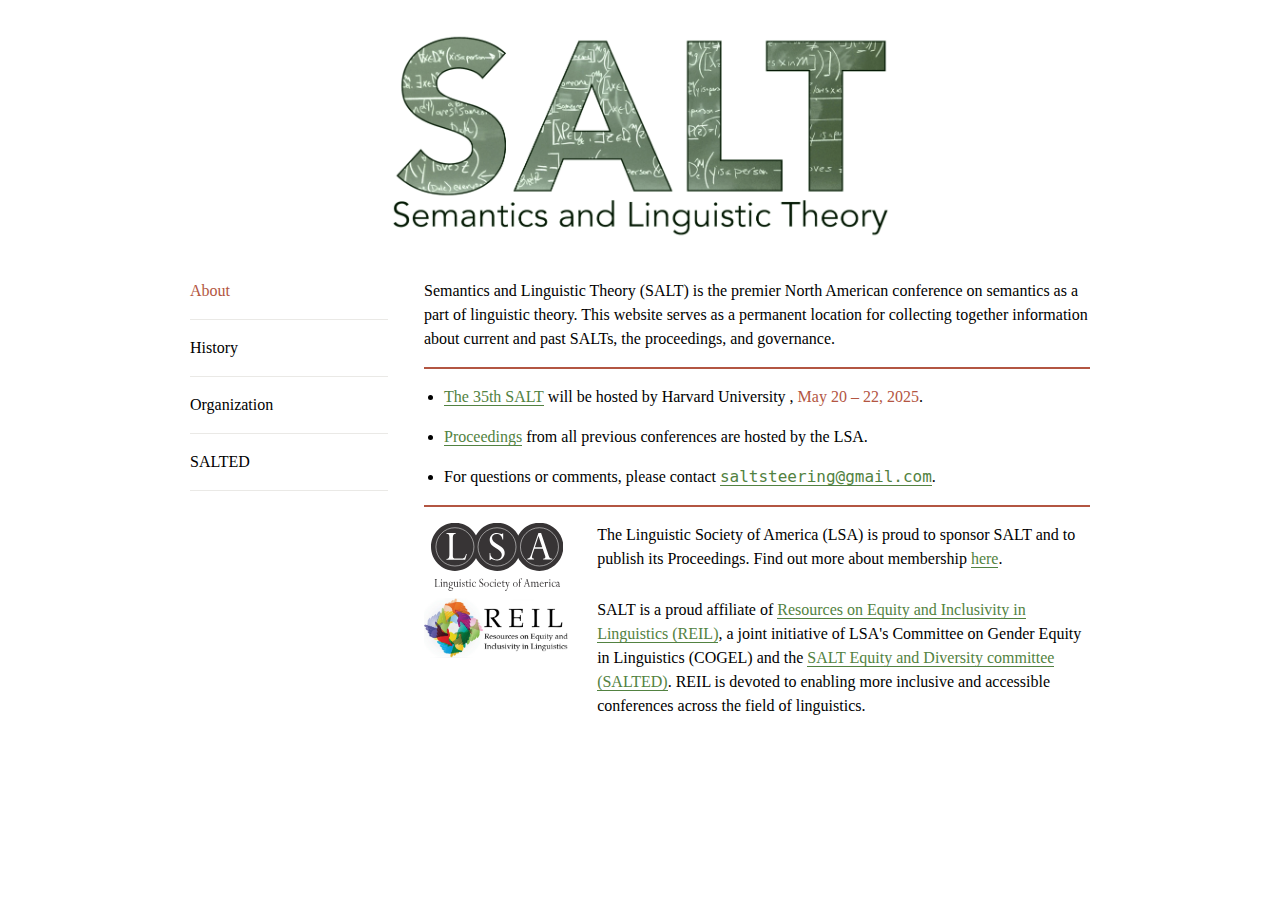
<file: index.html>
<!DOCTYPE html>
<html lang="en">
  <head>
    <meta name="viewport" content="width=device-width, initial-scale=1.0" charset="utf-8" />
    <title>SALT: Semantics and Linguistic Theory | home</title>             <!-- modify -->
    <meta name="description" content="Semantics and Linguistic Theory">     <!-- modify -->
    <meta property="og:title" content="SALT" />                             <!-- modify -->
    <meta property="og:url" content="https://saltconf.github.io/"           <!-- modify -->
    <meta property="og:description" content="SALT">                         <!-- modify -->
    <meta property="og:image" content="salt.jpg">                           <!-- modify -->
    <meta property="og:type" content="website" />
    <link rel="stylesheet" href="salt-site.css" type="text/css" media="screen" />
    <link href="https://fonts.googleapis.com/css?family=Lato|Open+Sans" rel="stylesheet">
  </head>
  <body>
    <div class="container" >
      <div class="row" >
        <div id="logo-div" >
          <a href="index.html" id="logo-link">
            <img src="SALT-green.png" id="logo" alt="SALT logo"/></a>   <!-- modify -->
          <br>
          <!--<div id="location-div" >
            <span id="location" >
              Cornell University        
            </span>
            <br>
            <span id="date" class="alert">
              August 17 &ndash; 20, 2020     
            </span>
          </div>-->
        </div>
        <div class="row" >
          <div id="nav" class="three columns" >
            <!-- modify these tabs with conference information -->
            <ul>
              <li>
                <a href="index.html" class="current">About</a>
              <li>
                <a href="history.html">History</a>
              </li>
              <li>
                <a href="organization.html">Organization</a>
              </li>
              <li>
                <a href="salted.html">SALTED</a>
              </li>
            </ul>
          </div>
          <div id="content" class="nine columns" >
            <p>
              Semantics and Linguistic Theory (SALT) is the premier North American conference
              on semantics as a part of linguistic theory. This website serves as a permanent
              location for collecting together information about current and past SALTs, the
              proceedings, and governance.
            </p>

            <hr>

            <ul>
              <li>
              <p>
              <a href="https://saltconf.github.io/salt34/">The 35th SALT</a> will be hosted by Harvard University
                , <span class="alert">May 20 &ndash; 22, 2025</span>.
              </p>
              </li>
              <li>
                <a href="https://journals.linguisticsociety.org/proceedings/index.php/SALT/issue/archive">Proceedings</a>
                from all previous conferences are hosted by the LSA.
              </li>

              <li>
              <p>
                For questions or comments, please contact
                <a href="mailto:saltsteering@gmail.com">
                  <span style="font-family: monospace">saltsteering@gmail.com</span></a>.
              </p>
              </li>
            </ul>


            <hr>

            <div id="sponsors">
            <div class="row">
            <div class="three columns" style="text-align: center;">
            <img id="lsa-logo" alt="LSA" src="lsa-logo.svg"/>
            </div>
            <div class="nine columns">
            <p>
              The Linguistic Society of America (LSA) is proud to sponsor SALT
              and to publish its Proceedings. Find out more about
              membership <a href="https://www.linguisticsociety.org/join">here</a>.
            </p>
            </div>
            </div>
            
            <div class="row">
            <div class="three columns" style="text-align: center;">
            <img id="REIL" alt="REIL" src="reil.jpg" width="150"/>
            </div>
            <div class="nine columns" >
            <p style="margin-block-start: 0px;">
              SALT is a proud affiliate
              of <a href="https://genderinlinguistics.com/reil">Resources on
              Equity and Inclusivity in Linguistics (REIL)</a>, a joint
              initiative of LSA's Committee on Gender Equity in Linguistics
              (COGEL) and the <a href="salted.html">SALT Equity and Diversity
              committee (SALTED)</a>. REIL is devoted to enabling more inclusive
              and accessible conferences across the field of linguistics.
            </p>
            </div>
            </div>
            </div>
          </div>
        </div>
      </div>
    </div>
  </body>
</html>
</file>
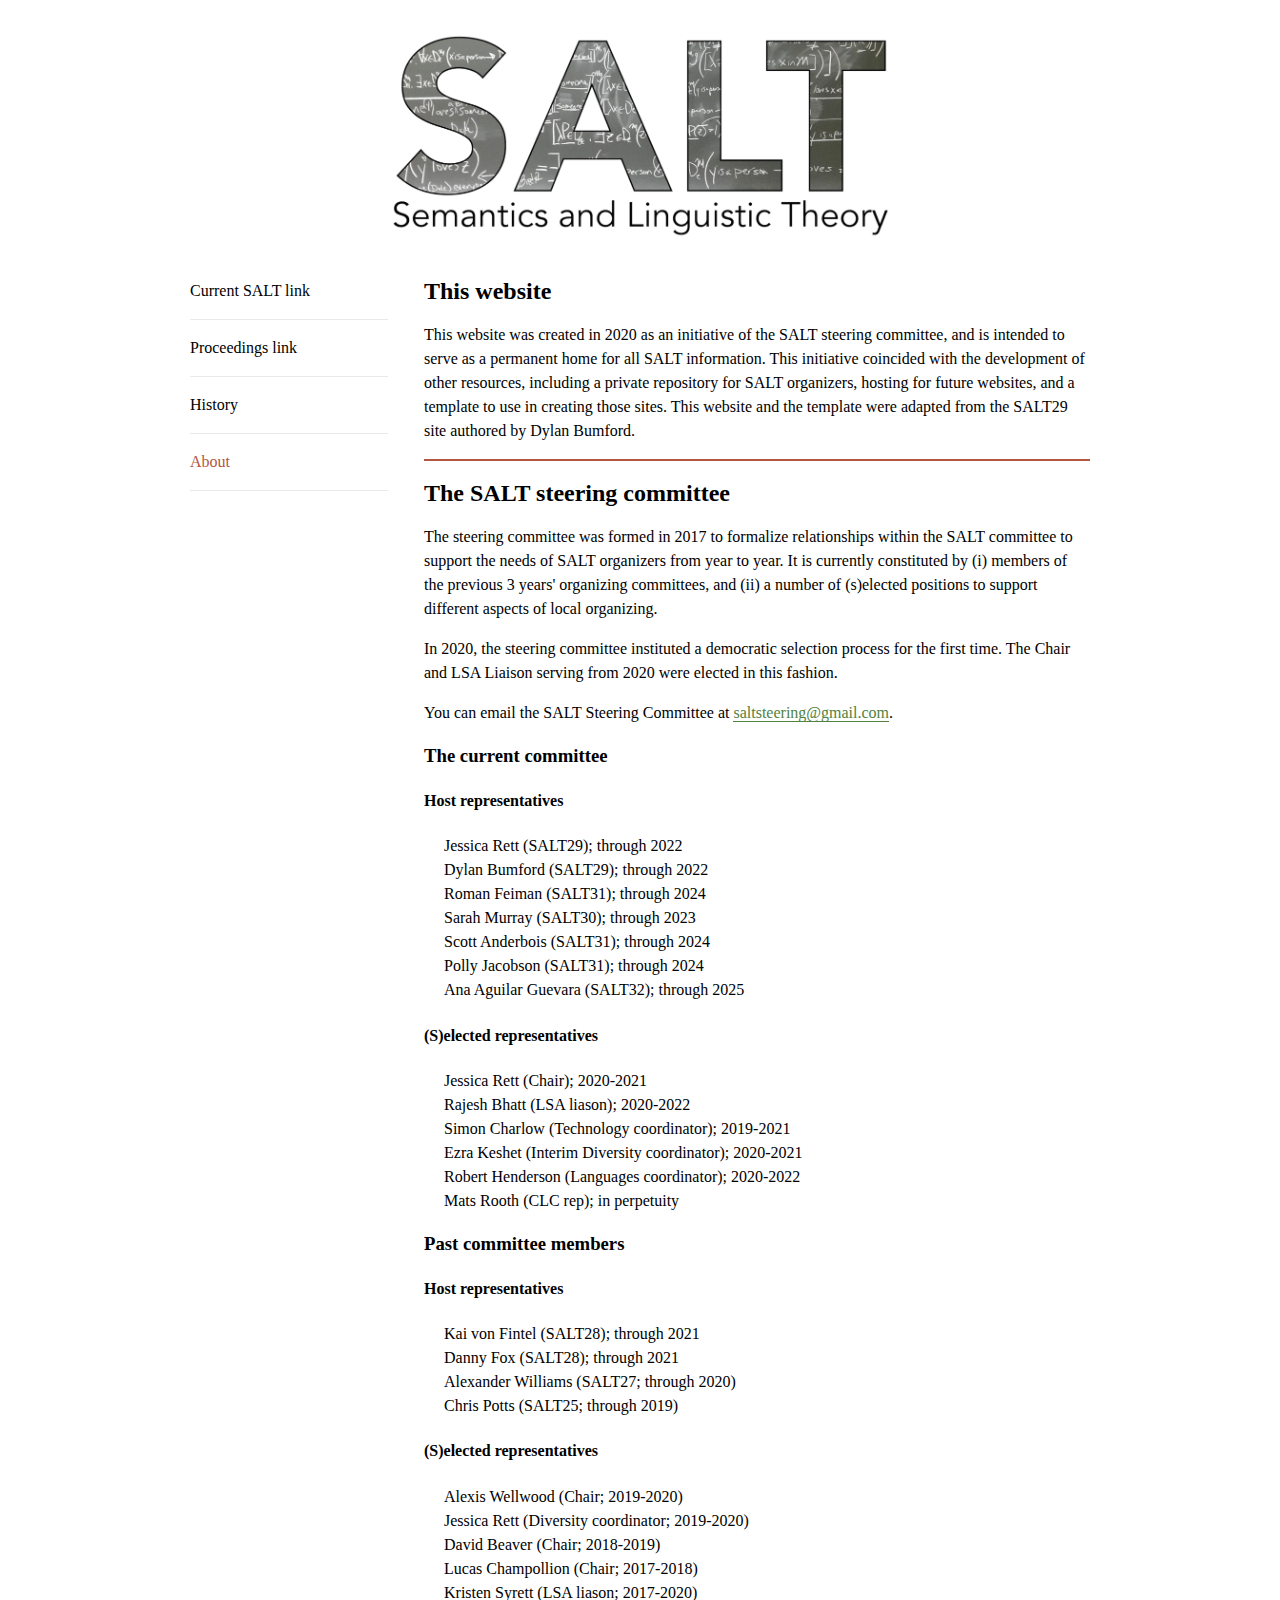
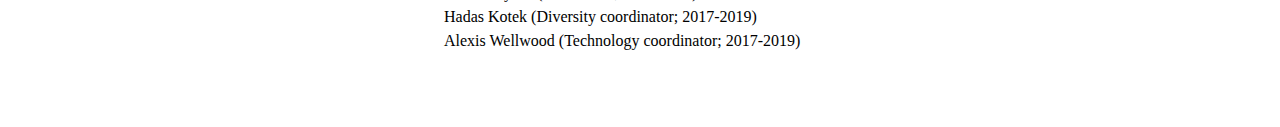
<file: about.html>
<!DOCTYPE html>
<html lang="en">
<head>
  <meta name="viewport" content="width=device-width, initial-scale=1.0" />
  <title>SALT | about</title>                                               <!-- modify -->
  <link rel="stylesheet" href="salt-site.css" type="text/css" media="screen" />
</head>
  <body>
    <div class="container" >
      <div class="row" >
        <div id="logo-div" >
          <a href="index.html" id="logo-link"><img src="SALT.png" id="logo" alt="SALT logo"/></a>      <!-- modify -->
          <br>
          <!--<div id="location-div" >
            <span id="location" >
              Cornell University        
            </span>
            <br>
            <span id="date" class="alert">
              August 17 &ndash; 20, 2020     
            </span>
          </div>-->
        </div>
        <div class="row" >
          <div id="nav" class="three columns" >             <!-- modify section, if you'd like different sections -->
            <ul>
              <li>
                <a href="https://saltconf.github.io/salt32">Current SALT link</a>
              </li>
              <li>
                <a href="https://journals.linguisticsociety.org/proceedings/index.php/SALT/issue/archive">Proceedings link</a>
              </li>
              <li>
                <a href="history.html">History</a>
              </li>
              <li>
                <a href="about.html" class="current">About</a>
              </li>
            </ul>
          </div>
          <div id="content" class="nine columns" >
          <h2>This website</h2>
            <p>
            This website was created in 2020 as an initiative of the SALT steering committee, and is intended to serve as a permanent home for all SALT information. This initiative coincided with
            the development of other resources, including a private repository for 
            SALT organizers, hosting for future websites, and a template to use in creating those sites. 
            
            This website and the template were adapted from the 
            SALT29 site authored by Dylan Bumford. 
            </p>
            <hr>
            <h2>The SALT steering committee</h2>

            <p>The steering committee was formed in 2017 to formalize relationships within the SALT committee to support the needs of SALT organizers from year to year. It is currently constituted by (i) members of the previous 3 years' organizing committees, and (ii) a number of (s)elected positions to support different aspects of local organizing. </p>

            <p>In 2020, the steering committee instituted a democratic selection process for the first time. The Chair and LSA Liaison serving from 2020 were elected in this fashion.</p>
            
            <p>You can email the SALT Steering Committee at <a href="mailto:saltsteering@gmail.com">saltsteering@gmail.com</a>.

            <h3>The current committee</h3>

              <h4>Host representatives</h4>
                <ul style="list-style:none;">
                  <li><b>Jessica Rett</b> (SALT29); through 2022</li>
                  <li><b>Dylan Bumford</b> (SALT29); through 2022</li>
                  <li><b>Roman Feiman</b> (SALT31); through 2024</li>
                  <li><b>Sarah Murray</b> (SALT30); through 2023</li>
                  <li><b>Scott Anderbois</b> (SALT31); through 2024</li>
                  <li><b>Polly Jacobson</b> (SALT31); through 2024</li>
                  <li><b>Ana Aguilar Guevara</b> (SALT32); through 2025</li>
                </ul>

              <h4>(S)elected representatives</h4>
                <ul style="list-style:none;">
                  <li><b>Jessica Rett</b> (Chair); 2020-2021</li>
                  <li><b>Rajesh Bhatt</b> (LSA liason); 2020-2022</li>
                  <li><b>Simon Charlow</b> (Technology coordinator); 2019-2021</li>
                  <li><b>Ezra Keshet</b> (Interim Diversity coordinator); 2020-2021</li>
                  <li><b>Robert Henderson</b> (Languages coordinator); 2020-2022</li>
                  <li><b>Mats Rooth</b> (CLC rep); in perpetuity</li>
                </ul>

            <h3>Past committee members</h3>


              <h4>Host representatives</h4>
                <ul style="list-style:none;">
                  <li><b>Kai von Fintel</b> (SALT28); through 2021</li>
                  <li><b>Danny Fox</b> (SALT28); through 2021</li>
                  <li><b>Alexander Williams</b> (SALT27; through 2020)</li>
                  <li><b>Chris Potts</b> (SALT25; through 2019)</li>
                </ul>

              <h4>(S)elected representatives</h4>
                <ul style="list-style:none;">
                  <li><b>Alexis Wellwood</b> (Chair; 2019-2020)</li>
                  <li><b>Jessica Rett</b> (Diversity coordinator; 2019-2020)</li>
                  <li><b>David Beaver</b> (Chair; 2018-2019)</li>
                  <li><b>Lucas Champollion</b> (Chair; 2017-2018)</li>
                  <li><b>Kristen Syrett</b> (LSA liason; 2017-2020)</li>
                  <li><b>Hadas Kotek</b> (Diversity coordinator; 2017-2019)</li>
                  <li><b>Alexis Wellwood</b> (Technology coordinator; 2017-2019)</li>
                </ul>

          </div>
        </div>
      </div>
    </div>
  </body>
</html>
</file>
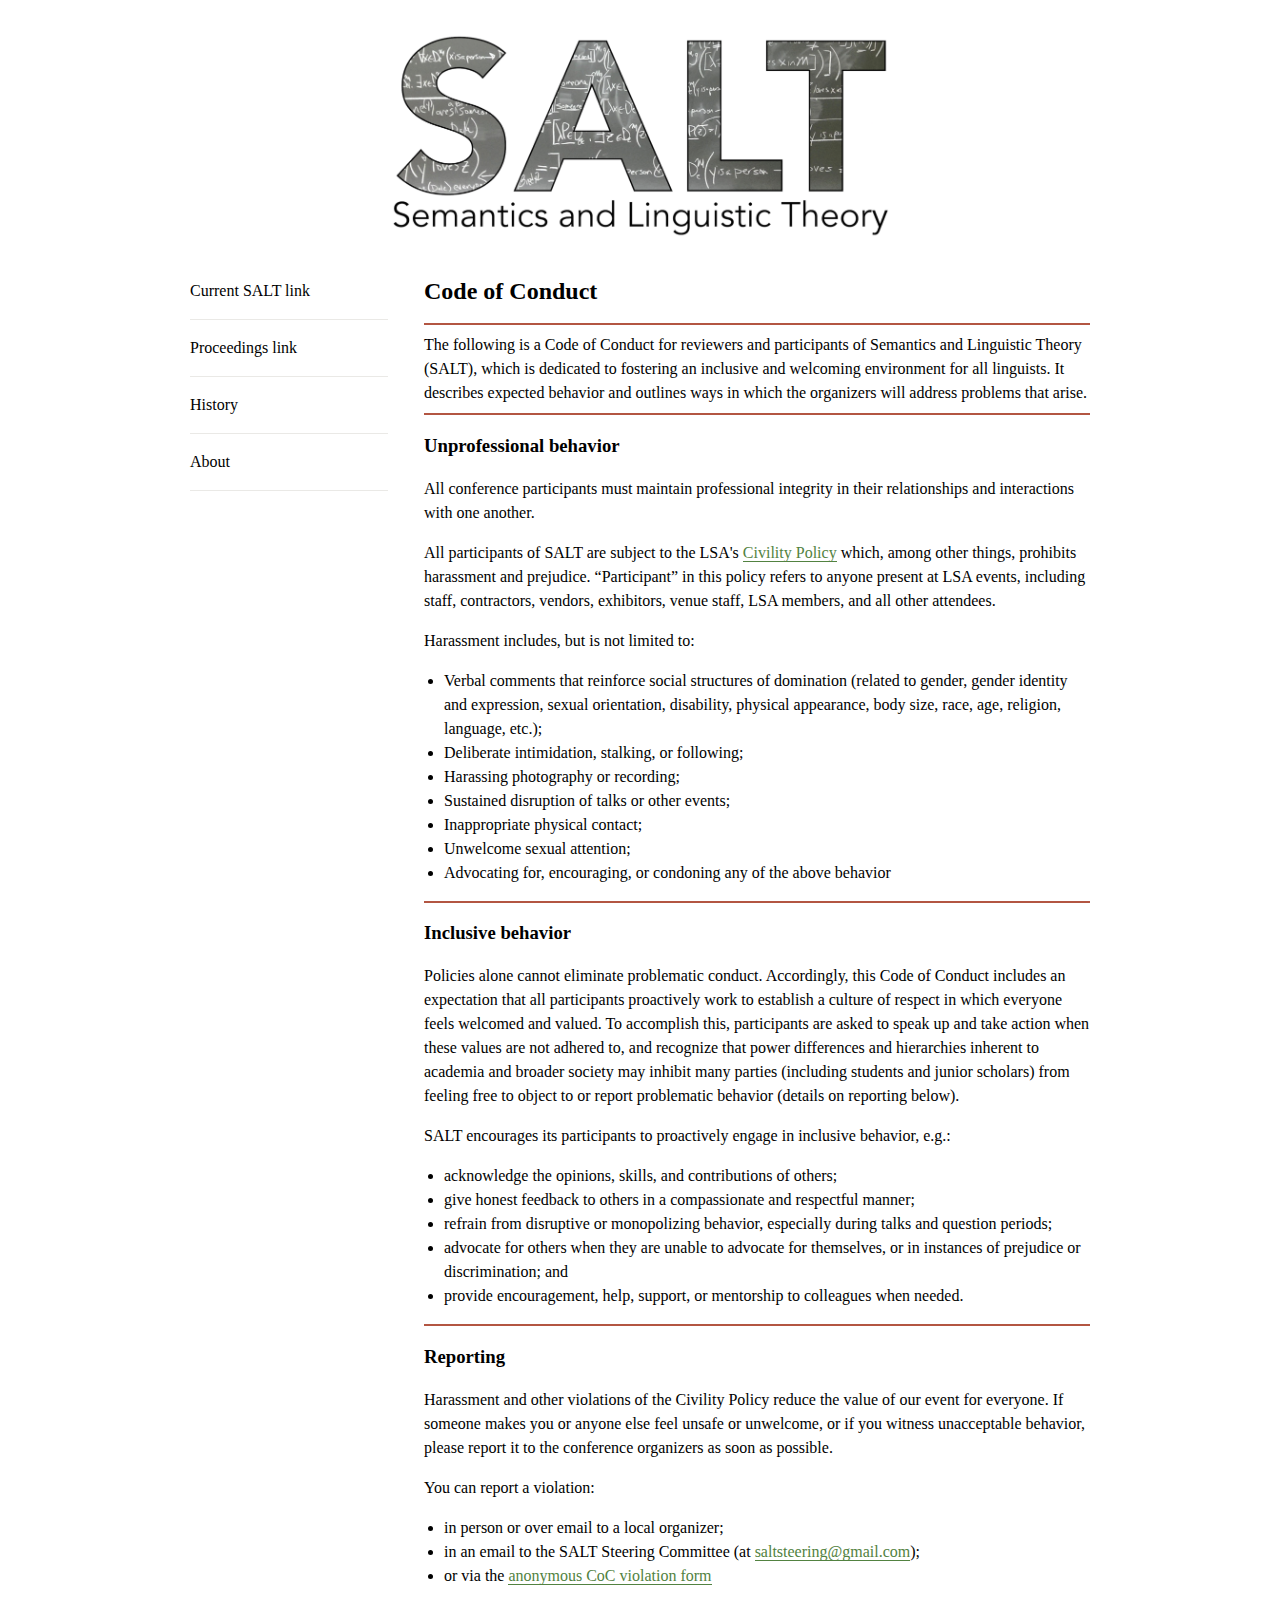
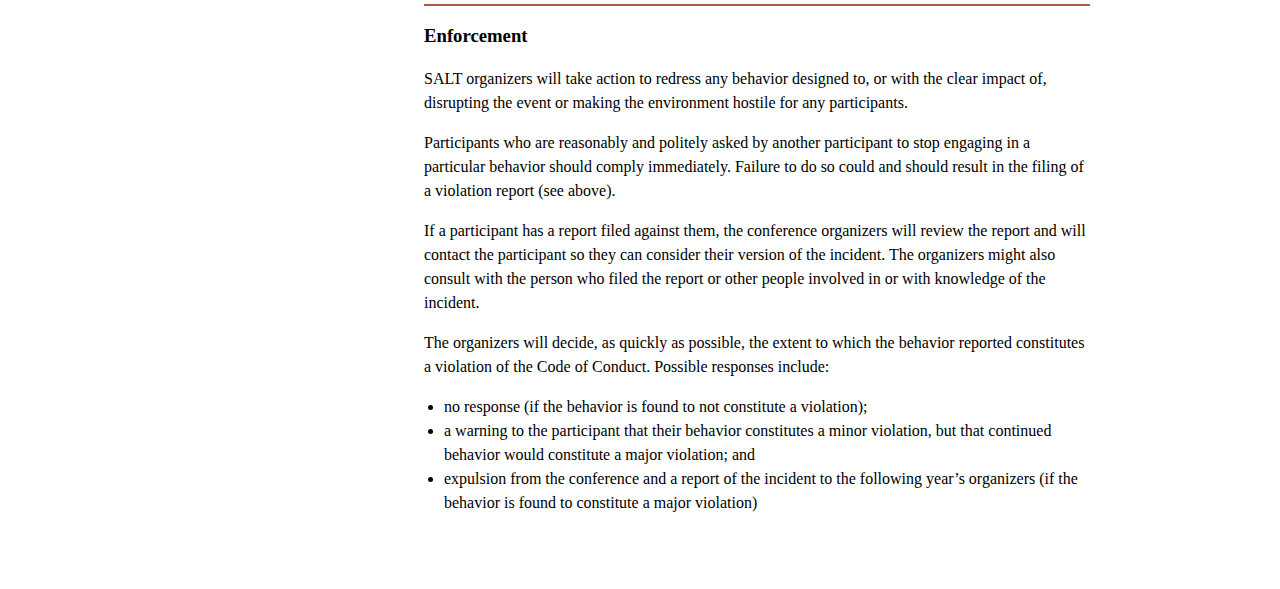
<file: conduct.html>
<!DOCTYPE html>
<html lang="en">
<head>
  <meta name="viewport" content="width=device-width, initial-scale=1.0" />
  <title>SALT | code of conduct</title>                                               <!-- modify -->
  <link rel="stylesheet" href="salt-site.css" type="text/css" media="screen" />
</head>
  <body>
    <div class="container" >
      <div class="row" >
        <div id="logo-div" >
          <a href="index.html" id="logo-link"><img src="SALT.png" id="logo" alt="SALT logo"/></a>      <!-- modify -->
          <br>
          <!--<div id="location-div" >
            <span id="location" >
              Cornell University        
            </span>
            <br>
            <span id="date" class="alert">
              August 17 &ndash; 20, 2020     
            </span>
          </div>-->
        </div>
        <div class="row" >
          <div id="nav" class="three columns" >             <!-- modify section, if you'd like different sections -->
            <ul>
              <li>
                <a href="https://saltconf.github.io/salt30/index.html">Current SALT link</a>
              </li>
              <li>
                <a href="https://journals.linguisticsociety.org/proceedings/index.php/SALT/issue/archive">Proceedings link</a>
              </li>
              <li>
                <a href="history.html">History</a>
              </li>
              <li>
                <a href="about.html">About</a>
              </li>
            </ul>
          </div>
          <div id="content" class="nine columns" >
            <h2>Code of Conduct</h2>

            <hr>
            
            The following is a Code of Conduct for reviewers and participants of Semantics and Linguistic Theory (SALT), which is dedicated to fostering an inclusive and welcoming environment for all linguists. It describes expected behavior and outlines ways in which the organizers will address problems that arise.

            <hr>
            
            <h3>Unprofessional behavior</h3>

            <p>All conference participants must maintain professional integrity in their relationships and interactions with one another. </p>

            <p>All participants of SALT are subject to the LSA's <a href="https://www.linguisticsociety.org/content/lsa-civility-policy">Civility Policy</a> which, among other things, prohibits harassment and prejudice.  “Participant” in this policy refers to anyone present at LSA events, including staff, contractors, vendors, exhibitors, venue staff, LSA members, and all other attendees.</p>
            
            <p>Harassment includes, but is not limited to:</p>
              <ul>
                <li>Verbal comments that reinforce social structures of domination (related to gender, gender identity and expression, sexual orientation, disability, physical appearance, body size, race, age, religion, language, etc.);</li>
                <li>Deliberate intimidation, stalking, or following;</li>
                <li>Harassing photography or recording;</li> 
                <li>Sustained disruption of talks or other events;</li>
                <li>Inappropriate physical contact;</li>
                <li>Unwelcome sexual attention;</li>
                <li>Advocating for, encouraging, or condoning any of the above behavior</li>
            </ul>
            <hr>

            <h3>Inclusive behavior</h3>
            
            <p>Policies alone cannot eliminate problematic conduct. Accordingly, this Code of Conduct includes an expectation that all participants proactively work to establish a culture of respect in which everyone feels welcomed and valued. To accomplish this, participants are asked to speak up and take action when these values are not adhered to, and recognize that power differences and hierarchies inherent to academia and broader society may inhibit many parties (including students and junior scholars) from feeling free to object to or report problematic behavior (details on reporting below). </p>

            <p>SALT encourages its participants to proactively engage in inclusive behavior, e.g.:
              <ul>
                <li>acknowledge the opinions, skills, and contributions of others;</li>
                <li>give honest feedback to others in a compassionate and respectful manner;</li>
                <li>refrain from disruptive or monopolizing behavior, especially during talks and question periods;</li>
                <li>advocate for others when they are unable to advocate for themselves, or in instances of prejudice or discrimination; and</li>
                <li>provide encouragement, help, support, or mentorship to colleagues when needed.</li>
            </ul>
                </p>
            <hr>
            
            <h3>Reporting</h3>

            <p>Harassment and other violations of the Civility Policy reduce the value of our event for everyone. If someone makes you or anyone else feel unsafe or unwelcome, or if you witness unacceptable behavior, please report it to the conference organizers as soon as possible. </p>
        
            <p>You can report a violation: 
              <ul>
                <li>in person or over email to a local organizer; </li>
                <li>in an email to the SALT Steering Committee (at <a href="mailto:saltsteering@gmail.com">saltsteering@gmail.com</a>);</li>
                <li>or via the <a href="https://docs.google.com/forms/d/e/1FAIpQLSco4AZiQir_pkHuwQX_LEIrBkMmq_K778UJds9RG2m9pqEWpQ/viewform">anonymous CoC violation form</a></li>
          </ul>
                </p>
            
            <hr>

            <h3>Enforcement</h3>

            <p>SALT organizers will take action to redress any behavior designed to, or with the clear impact of, disrupting the event or making the environment hostile for any participants.</p>

            <p>Participants who are reasonably and politely asked by another participant to stop engaging in a particular behavior should comply immediately. Failure to do so could and should result in the filing of a violation report (see above).</p>

            <p>If a participant has a report filed against them, the conference organizers will review the report and will contact the participant so they can consider their version of the incident. The organizers might also consult with the person who filed the report or other people involved in or with knowledge of the incident. </p>

            <p>The organizers will decide, as quickly as possible, the extent to which the behavior reported constitutes a violation of the Code of Conduct. Possible responses include: 
             <ul>
               <li>no response (if the behavior is found to not constitute a violation); </li>
               <li>a warning to the participant that their behavior constitutes a minor violation, but that continued behavior would constitute a major violation; and</li>
               <li>expulsion from the conference and a report of the incident to the following year’s organizers (if the behavior is found to constitute a major violation)</li>
        </ul>
               </p>

          </div>
        </div>
      </div>
    </div>
  </body>
</html>
</file>
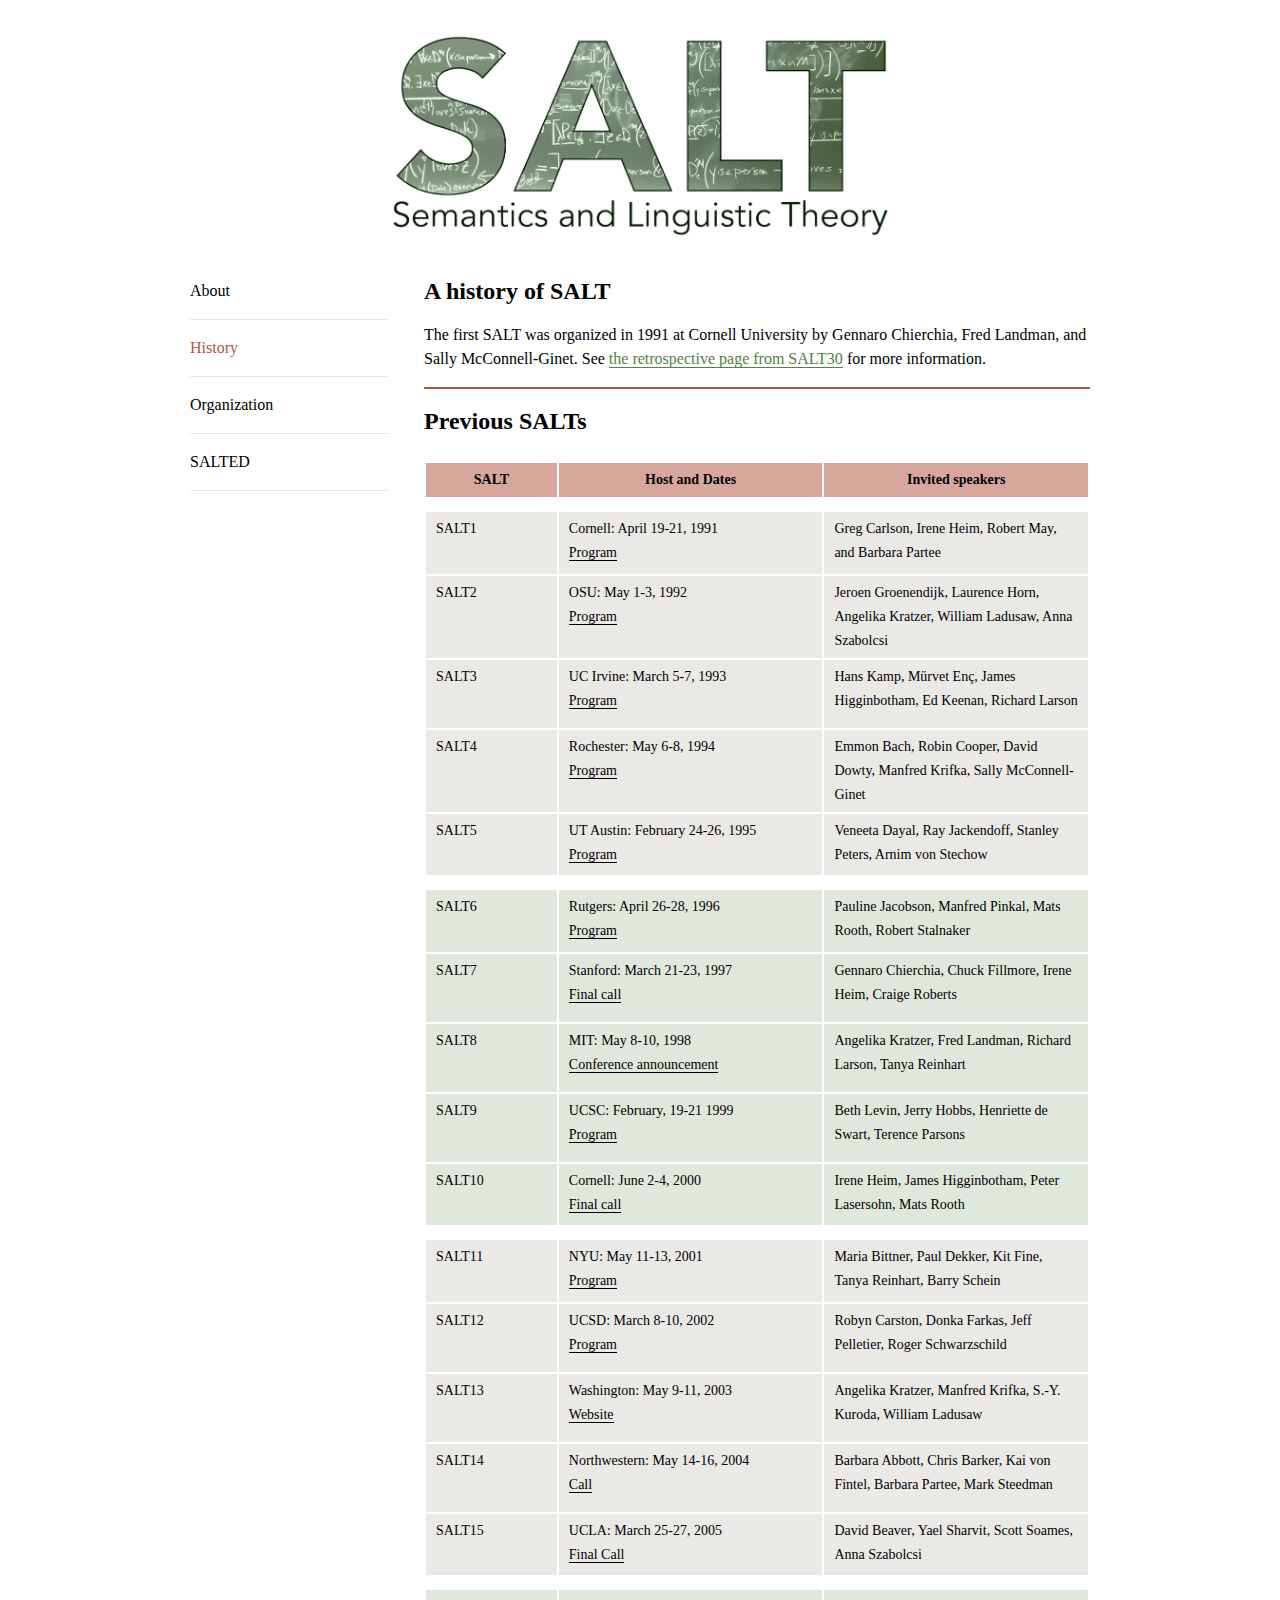
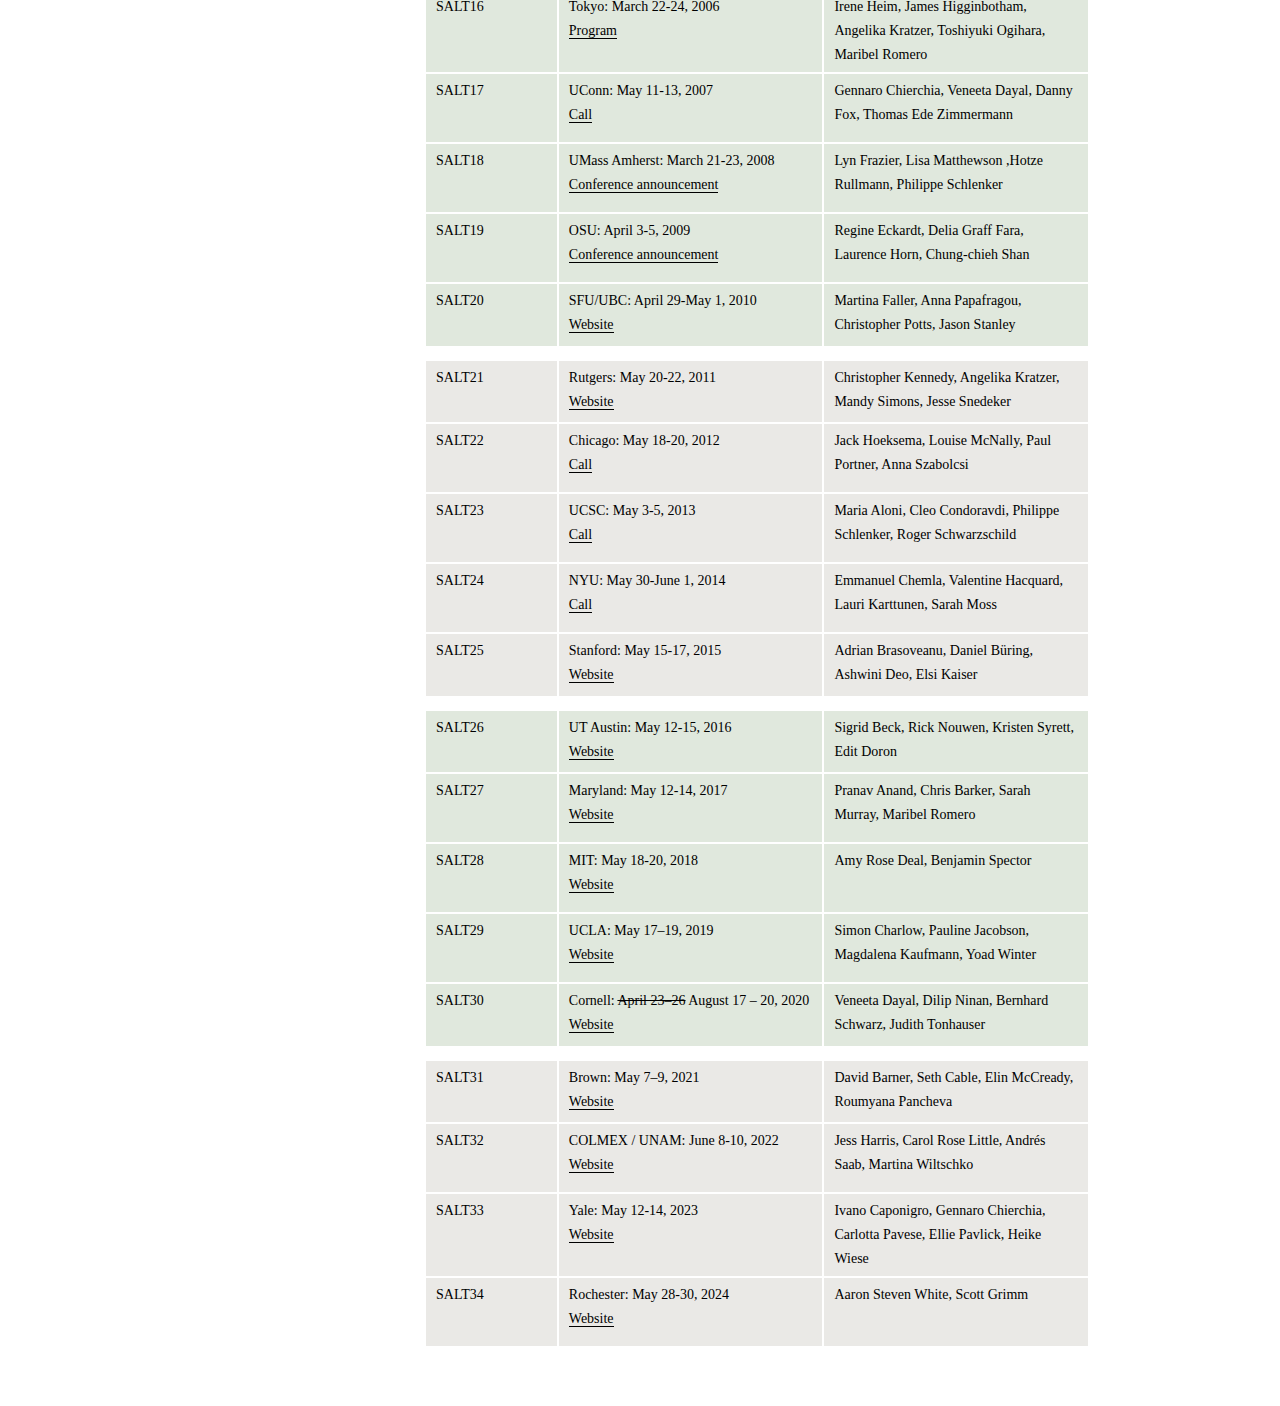
<file: history.html>
<!DOCTYPE html>
<html lang="en">
<head>
  <meta name="viewport" content="width=device-width, initial-scale=1.0" />
  <title>SALT | history of SALT</title>                                   <!-- modify -->
  <link rel="stylesheet" href="salt-site.css" type="text/css" media="screen" />
</head>
  <body>
    <div class="container" >
      <div id="logo-div" >
        <a href="index.html" id="logo-link">
          <img src="SALT-green.png" id="logo" alt="SALT logo"/></a>   <!-- modify -->
        <br>
        <!--<div id="location-div" >
          <span id="location" >
            Cornell University
          </span>
          <br>
          <span id="date" class="alert">
            August 17 &ndash; 20, 2020
          </span>
        </div>-->
      </div>
        <div class="row" >
          <div id="nav" class="three columns" >
            <!-- modify these tabs with conference information -->
            <ul>
              <li>
                <a href="index.html">About</a>
              <li>
                <a href="history.html" class="current">History</a>
              </li>
              <li>
                <a href="organization.html">Organization</a>
              </li>
              <li>
                <a href="salted.html">SALTED</a>
              </li>
            </ul>
          </div>
          <div id="content" class="nine columns" >
          <h2>A history of SALT</h2> 
            <p>
              The first SALT was organized in 1991 at Cornell University by 
              Gennaro Chierchia, Fred Landman, and Sally McConnell-Ginet. See
              <a href="https://saltconf.github.io/salt30/retrospective.html">the 
              retrospective page from SALT30</a> for more information. 
            </p>
          <hr>
          <style>
            .program tr:nth-child(5n+1) td {border-bottom-width: 15px;}
            .program tr:nth-child(10n+1):not(:first-child),
            .program tr:nth-child(10n  ),
            .program tr:nth-child(10n-1),
            .program tr:nth-child(10n-2),
            .program tr:nth-child(10n-3)
            {background-color: var(--accent-table-color);}
          </style>
          <h2>Previous SALTs</h2>
            <table class="program">
              <tbody>
                <tr class="invitedChairinfo">
                  <td class="time">SALT</td>
                  <td class="title">Host and Dates</td>
                  <td class="authors">Invited speakers</td>
                </tr>
                <tr class="poster">
                  <td class="time">SALT1</td>
                  <td class="title">Cornell: April 19-21, 1991<br> 
                  <a href="https://saltconf.github.io/salt30/retrospective.html#program">Program</a></td>
                  <td class="authors">Greg Carlson, Irene Heim, Robert May, and Barbara Partee</td>
                </tr>	
                <tr class="poster">
                  <td class="time">SALT2</td>
                  <td class="title">OSU: May 1-3, 1992<br> 
                  <a href="https://linguistlist.org/issues/2/2-800.html">Program</a></td>
                  <td class="authors">Jeroen Groenendijk, Laurence Horn, Angelika Kratzer, William Ladusaw, Anna Szabolcsi</td>
                </tr>	
                <tr class="poster">
                  <td class="time">SALT3</td>
                  <td class="title">UC Irvine: March 5-7, 1993<br> 
                  <a href="https://linguistlist.org/issues/4/4-92.html#5">Program</a></td>
                  <td class="authors">Hans Kamp, Mürvet Enç, James Higginbotham, Ed Keenan, Richard Larson</td>
                </tr>	
                <tr class="poster">
                  <td class="time">SALT4</td>
                  <td class="title">Rochester: May 6-8, 1994<br> 
                  <a href="https://linguistlist.org/issues/4/4-1029.html#1">Program</a></td>
                  <td class="authors">Emmon Bach, Robin Cooper, David Dowty, Manfred Krifka, Sally McConnell-Ginet</td>
                </tr>	
                <tr class="poster">
                  <td class="time">SALT5</td>
                  <td class="title">UT Austin: February 24-26, 1995<br> 
                  <a href="https://linguistlist.org/issues/6/6-129.html#1">Program</a></td>
                  <td class="authors">Veneeta Dayal, Ray Jackendoff, Stanley Peters, Arnim von Stechow</td>
                </tr>
                <tr class="poster">
                  <td class="time">SALT6</td>
                  <td class="title">Rutgers: April 26-28, 1996<br> 
                  <a href="https://linguistlist.org/issues/7/7-195.html#2">Program</a></td>
                  <td class="authors">Pauline Jacobson, Manfred Pinkal, Mats Rooth, Robert Stalnaker</td>
                </tr>	
                <tr class="poster">
                  <td class="time">SALT7</td>
                  <td class="title">Stanford: March 21-23, 1997<br> 
                  <a href="https://linguistlist.org/issues/7/7-1606.html">Final call</a></td>
                  <td class="authors">Gennaro Chierchia, Chuck Fillmore, Irene Heim, Craige Roberts</td>
                </tr>	
                <tr class="poster">
                  <td class="time">SALT8</td>
                  <td class="title">MIT: May 8-10, 1998<br> 
                  <a href="https://linguistlist.org/issues/9/9-587.html">Conference announcement</a></td>
                  <td class="authors">Angelika Kratzer, Fred Landman, Richard Larson, Tanya Reinhart</td>
                </tr>	
                <tr class="poster">
                  <td class="time">SALT9</td>
                  <td class="title">UCSC: February, 19-21 1999<br> 
                  <a href="https://linguistlist.org/issues/9/9-1814.html">Program</a></td>
                  <td class="authors">Beth Levin, Jerry Hobbs, Henriette de Swart, Terence Parsons</td>
                </tr>	
                <tr class="poster">
                  <td class="time">SALT10</td>
                  <td class="title">Cornell: June 2-4, 2000<br> 
                  <a href="https://linguistlist.org/issues/10/10-1961.html#1">Final call</a></td>
                  <td class="authors">Irene Heim, James Higginbotham, Peter Lasersohn, Mats Rooth</td>
                </tr>	
                <tr class="poster">
                  <td class="time">SALT11</td>
                  <td class="title">NYU: May 11-13, 2001<br> 
                  <a href="https://linguistlist.org/issues/12/12-672.html#1">Program</a></td>
                  <td class="authors">Maria Bittner, Paul Dekker, Kit Fine, Tanya Reinhart, Barry Schein</td>
                </tr>	
                <tr class="poster">
                  <td class="time">SALT12</td>
                  <td class="title">UCSD: March 8-10, 2002<br> 
                  <a href="https://linguistlist.org/issues/13/13-135.html">Program</a></td>
                  <td class="authors">Robyn Carston, Donka Farkas, Jeff Pelletier, Roger Schwarzschild</td>
                </tr>	
                <tr class="poster">
                  <td class="time">SALT13</td>
                  <td class="title">Washington: May 9-11, 2003<br> 
                  <a href="http://depts.washington.edu/salt13/">Website</a></td>
                  <td class="authors">Angelika Kratzer, Manfred Krifka, S.-Y. Kuroda, William Ladusaw</td>
                </tr>	
                <tr class="poster">
                  <td class="time">SALT14</td>
                  <td class="title">Northwestern: May 14-16, 2004<br> 
                  <a href="https://linguistlist.org/issues/14/14-2165.html">Call</a></td>
                  <td class="authors">Barbara Abbott, Chris Barker, Kai von Fintel, Barbara Partee, Mark Steedman</td>
                </tr>	
                <tr class="poster">
                  <td class="time">SALT15</td>
                  <td class="title">UCLA: March 25-27, 2005<br> 
                  <a href="https://linguistlist.org/issues/15/15-3471.html#2">Final Call</a></td>
                  <td class="authors">David Beaver, Yael Sharvit, Scott Soames, Anna Szabolcsi</td>
                </tr>
                <tr class="poster">
                  <td class="time">SALT16</td>
                  <td class="title">Tokyo: March 22-24, 2006<br> 
                  <a href="https://linguistlist.org/issues/17/17-545.html">Program</a></td>
                  <td class="authors">Irene Heim, James Higginbotham, Angelika Kratzer, Toshiyuki Ogihara, Maribel Romero</td>
                </tr>
                <tr class="poster">
                  <td class="time">SALT17</td>
                  <td class="title">UConn: May 11-13, 2007<br> 
                  <a href="https://old.linguistlist.org/issues/17/17-3707.html#1">Call</a></td>
                  <td class="authors">Gennaro Chierchia, Veneeta Dayal, Danny Fox, Thomas Ede Zimmermann</td>
                </tr>
                <tr class="poster">
                  <td class="time">SALT18</td>
                  <td class="title">UMass Amherst: March 21-23, 2008<br> 
                  <a href="https://old.linguistlist.org/issues/17/17-3240.html">Conference announcement</a></td>
                  <td class="authors">Lyn Frazier, Lisa Matthewson ,Hotze Rullmann, Philippe Schlenker</td>
                </tr>
                <tr class="poster">
                  <td class="time">SALT19</td>
                  <td class="title">OSU: April 3-5, 2009<br> 
                  <a href="https://old.linguistlist.org/issues/20/20-543.html">Conference announcement</a></td>
                  <td class="authors">Regine Eckardt, Delia Graff Fara, Laurence Horn, Chung-chieh Shan</td>
                </tr>
                <tr class="poster">
                  <td class="time">SALT20</td>
                  <td class="title">SFU/UBC: April 29-May 1, 2010<br> 
                  <a href="http://www.sfu.ca/xsyn/salt20/">Website</a></td>
                  <td class="authors">Martina Faller, Anna Papafragou, Christopher Potts, Jason Stanley</td>
                </tr>
                <tr class="poster">
                  <td class="time">SALT21</td>
                  <td class="title">Rutgers: May 20-22, 2011<br> 
                  <a href="https://ling.rutgers.edu/salt21-home">Website</a></td>
                  <td class="authors">Christopher Kennedy, Angelika Kratzer, Mandy Simons, Jesse Snedeker</td>
                </tr>
                <tr class="poster">
                  <td class="time">SALT22</td>
                  <td class="title">Chicago: May 18-20, 2012<br> 
                  <a href="https://old.linguistlist.org/issues/22/22-3953.html">Call</a></td>
                  <td class="authors">Jack Hoeksema, Louise McNally, Paul Portner, Anna Szabolcsi</td>
                </tr>
                <tr class="poster">
                  <td class="time">SALT23</td>
                  <td class="title">UCSC: May 3-5, 2013<br> 
                  <a href="https://old.linguistlist.org/issues/23/23-3210.html">Call</a></td>
                  <td class="authors">Maria Aloni, Cleo Condoravdi, Philippe Schlenker, Roger Schwarzschild</td>
                </tr>
                <tr class="poster">
                  <td class="time">SALT24</td>
                  <td class="title">NYU: May 30-June 1, 2014<br> 
                  <a href="https://old.linguistlist.org/issues/24/24-4533.html">Call</a></td>
                  <td class="authors">Emmanuel Chemla, Valentine Hacquard, Lauri Karttunen, Sarah Moss</td>
                </tr>
                <tr class="poster">
                  <td class="time">SALT25</td>
                  <td class="title">Stanford: May 15-17, 2015<br> 
                  <a href="https://web.stanford.edu/dept/linguistics/events/salt25/">Website</a></td>
                  <td class="authors">Adrian Brasoveanu, Daniel Büring, Ashwini Deo, Elsi Kaiser</td>
                </tr>
                <tr class="poster">
                  <td class="time">SALT26</td>
                  <td class="title">UT Austin: May 12-15, 2016<br> 
                  <a href="http://salt.ling.utexas.edu/26/">Website</a></td>
                  <td class="authors">Sigrid Beck, Rick Nouwen, Kristen Syrett, Edit Doron</td>
                </tr>
                <tr class="poster">
                  <td class="time">SALT27</td>
                  <td class="title">Maryland: May 12-14, 2017<br> 
                  <a href="https://lingsite.org/salt27/">Website</a></td>
                  <td class="authors">Pranav Anand, Chris Barker, Sarah Murray, Maribel Romero</td>
                </tr>
                <tr class="poster">
                  <td class="time">SALT28</td>
                  <td class="title">MIT: May 18-20, 2018<br> 
                  <a href="https://salt28mit.org/">Website</a></td>
                  <td class="authors">Amy Rose Deal, Benjamin Spector</td>
                </tr>
                <tr class="poster">
                  <td class="time">SALT29</td>
                  <td class="title">UCLA: May 17–19, 2019<br> 
                  <a href="http://salt.linguistics.ucla.edu/29/">Website</a></td>
                  <td class="authors">Simon Charlow, Pauline Jacobson, Magdalena Kaufmann, Yoad Winter</td>
                </tr>
                <tr class="poster">
                  <td class="time">SALT30</td>
                  <td class="title">Cornell: <s>April 23–26</s> August 17 – 20, 2020 <br>
                  <a href="https://saltconf.github.io/salt30/">Website</a></td>
                  <td class="authors">Veneeta Dayal, Dilip Ninan, Bernhard Schwarz, Judith Tonhauser</td>
                </tr>
                <tr class="poster">
                  <td class="time">SALT31</td>
                  <td class="title">Brown: May 7–9, 2021 <br>
                  <a href="https://saltconf.github.io/salt31/">Website</a></td>
                  <td class="authors">David Barner, Seth Cable, Elin McCready, Roumyana Pancheva</td>
                </tr>
                <tr class="poster">
                  <td class="time">SALT32</td>
                  <td class="title">COLMEX / UNAM: June 8-10, 2022 <br>
                  <a href="https://saltconf.github.io/salt32/">Website</a></td>
                  <td class="authors">Jess Harris, Carol Rose Little, Andrés
                  Saab, Martina Wiltschko</td>
                </tr>
                <tr class="poster">
                  <td class="time">SALT33</td>
                  <td class="title">Yale: May 12-14, 2023 <br>
                  <a href="https://saltconf.github.io/salt33/">Website</a></td>
                  <td class="authors">Ivano Caponigro, Gennaro Chierchia, Carlotta Pavese, 
                  Ellie Pavlick, Heike Wiese</td>
                </tr>
                <tr class="poster">
                  <td class="time">SALT34</td>
                  <td class="title">Rochester: May 28-30, 2024 <br>
                  <a href="https://saltconf.github.io/salt34/">Website</a></td>
                  <td class="authors">Aaron Steven White, Scott Grimm</td>
                </tr>
              </tbody>
            </table>
          </div>
        </div>
      </div>
    </div>
  </body>
</html>
</file>
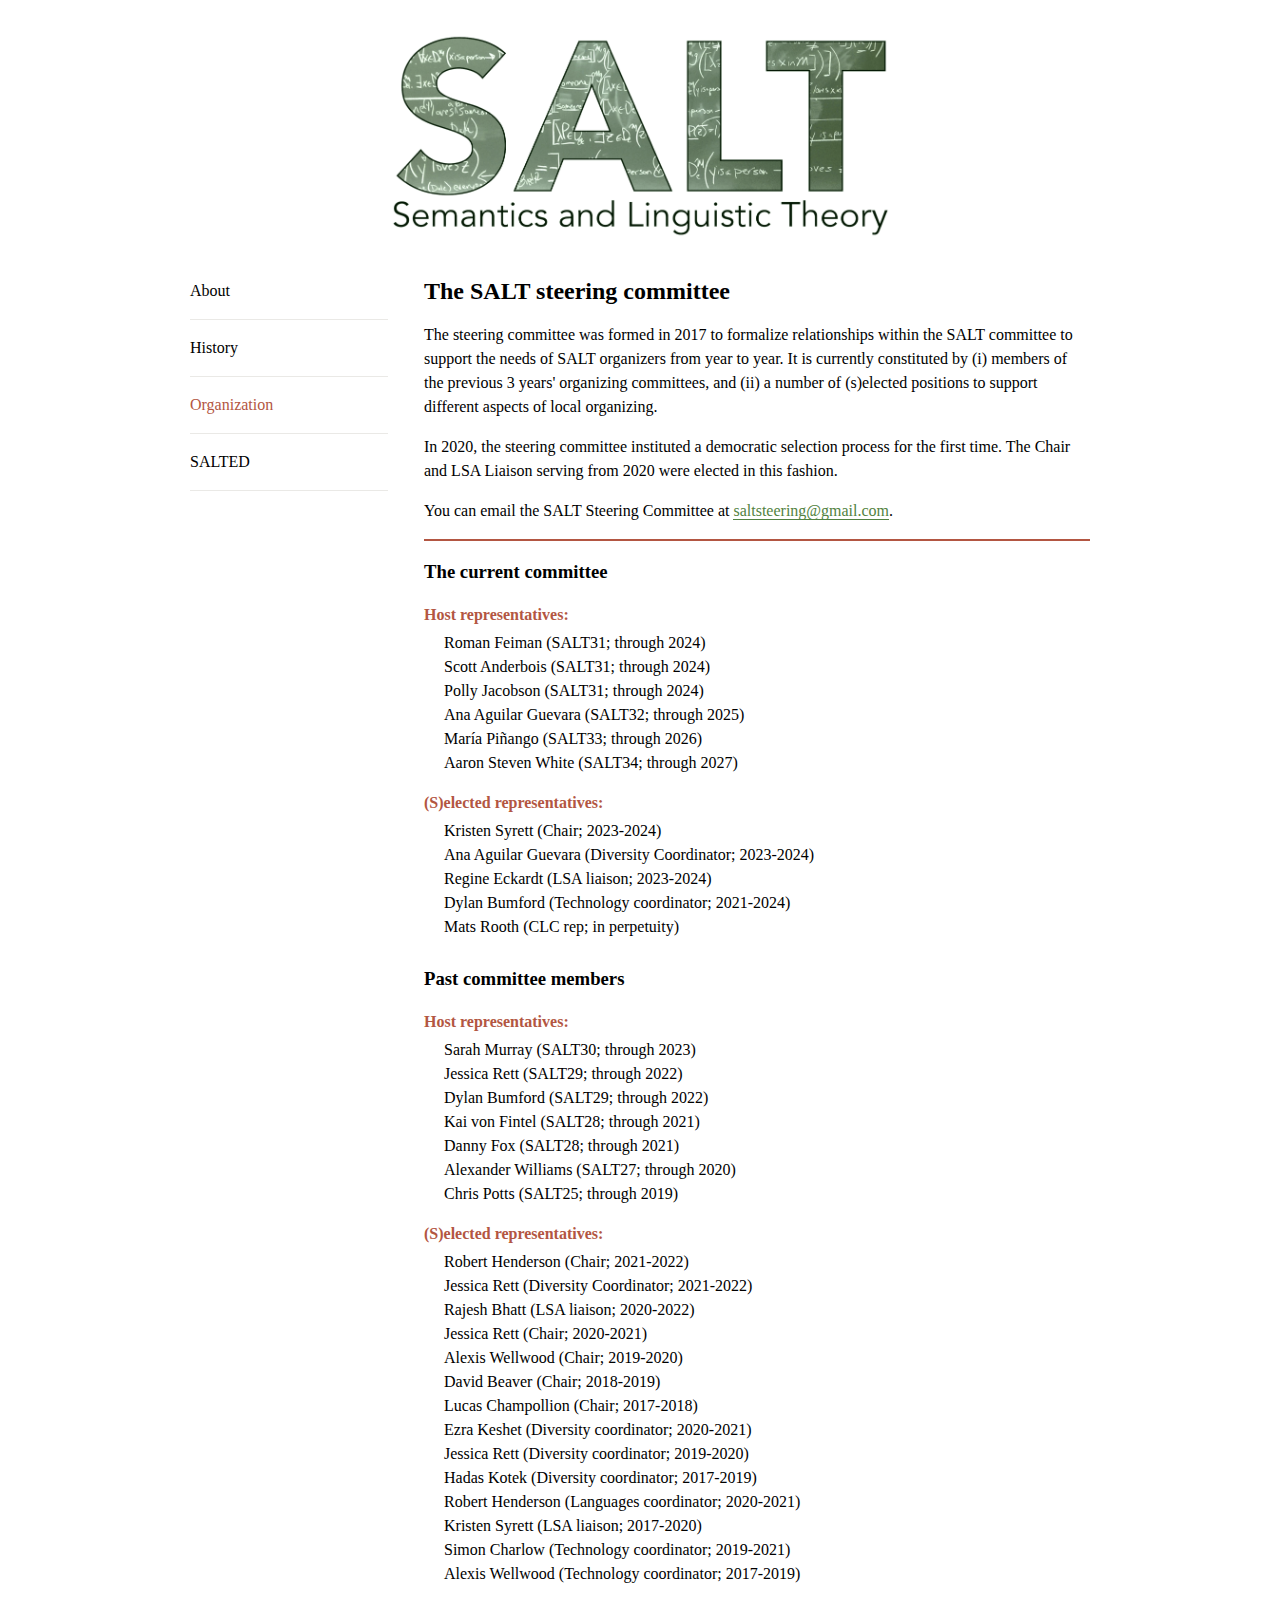
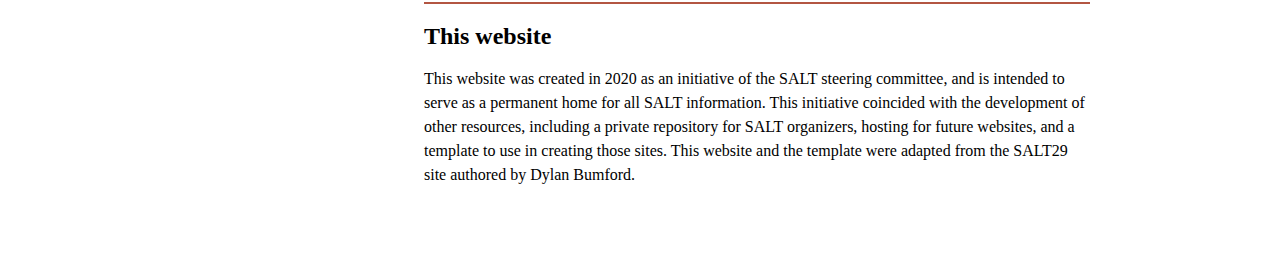
<file: organization.html>
<!DOCTYPE html>
<html lang="en">
<head>
  <meta name="viewport" content="width=device-width, initial-scale=1.0" />
  <title>SALT | about</title>
  <link rel="stylesheet" href="salt-site.css" type="text/css" media="screen" />
</head>
  <body>
    <div class="container" >
      <div class="row" >
        <div id="logo-div" >
          <a href="index.html" id="logo-link">
            <img src="SALT-green.png" id="logo" alt="SALT logo"/></a>
          <br>
          <!--<div id="location-div" >
            <span id="location" >
              Cornell University        
            </span>
            <br>
            <span id="date" class="alert">
              August 17 &ndash; 20, 2020     
            </span>
          </div>-->
        </div>
        <div class="row" >
          <div id="nav" class="three columns" >
            <ul>
              <li>
                <a href="index.html">About</a>
              <li>
                <a href="history.html">History</a>
              </li>
              <li>
                <a href="organization.html" class="current">Organization</a>
              </li>
              <li>
                <a href="salted.html">SALTED</a>
              </li>
            </ul>
          </div>
          <div id="content" class="nine columns" >
            <h2>The SALT steering committee</h2>

            <p>
              The steering committee was formed in 2017 to formalize
              relationships within the SALT committee to support the needs of
              SALT organizers from year to year. It is currently constituted by
              (i) members of the previous 3 years' organizing committees, and
              (ii) a number of (s)elected positions to support different aspects
              of local organizing.
            </p>

            <p>
              In 2020, the steering committee instituted a democratic selection
              process for the first time. The Chair and LSA Liaison serving from
              2020 were elected in this fashion.
            </p>
            
            <p>
              You can email the SALT Steering Committee at <a href="mailto:saltsteering@gmail.com">saltsteering@gmail.com</a>.
            </p>

            <hr>

            <h3>The current committee</h3>
            <ul list-title="Host representatives:">
              <li><b>Roman Feiman</b> (SALT31; through 2024)</li>
              <li><b>Scott Anderbois</b> (SALT31; through 2024)</li>
              <li><b>Polly Jacobson</b> (SALT31; through 2024)</li>
              <li><b>Ana Aguilar Guevara</b> (SALT32; through 2025)</li>
              <li><b>María Piñango</b> (SALT33; through 2026)</li>
              <li><b>Aaron Steven White</b> (SALT34; through 2027)</li>
            </ul>

            <ul list-title="(S)elected representatives:">
              <li><b>Kristen Syrett</b> (Chair; 2023-2024)</li>
              <li><b>Ana Aguilar Guevara</b> (Diversity Coordinator; 2023-2024)</li>
              <li><b>Regine Eckardt</b> (LSA liaison; 2023-2024)</li>
              <li><b>Dylan Bumford</b> (Technology coordinator; 2021-2024)</li>
              <li><b>Mats Rooth</b> (CLC rep; in perpetuity)</li>
            </ul>

            <h3 style="margin-top: 1.5em">Past committee members</h3>
            <ul list-title="Host representatives:">
              <li><b>Sarah Murray</b> (SALT30; through 2023)</li>
              <li><b>Jessica Rett</b> (SALT29; through 2022)</li>
              <li><b>Dylan Bumford</b> (SALT29; through 2022)</li>
              <li><b>Kai von Fintel</b> (SALT28; through 2021)</li>
              <li><b>Danny Fox</b> (SALT28; through 2021)</li>
              <li><b>Alexander Williams</b> (SALT27; through 2020)</li>
              <li><b>Chris Potts</b> (SALT25; through 2019)</li>
            </ul>
            <ul list-title="(S)elected representatives:">
              <li><b>Robert Henderson</b> (Chair; 2021-2022)</li>
              <li><b>Jessica Rett</b> (Diversity Coordinator; 2021-2022)</li>
              <li><b>Rajesh Bhatt</b> (LSA liaison; 2020-2022)</li>
              <li><b>Jessica Rett</b> (Chair; 2020-2021)</li>
              <li><b>Alexis Wellwood</b> (Chair; 2019-2020)</li>
              <li><b>David Beaver</b> (Chair; 2018-2019)</li>
              <li><b>Lucas Champollion</b> (Chair; 2017-2018)</li>
              <li><b>Ezra Keshet</b> (Diversity coordinator; 2020-2021)</li>
              <li><b>Jessica Rett</b> (Diversity coordinator; 2019-2020)</li>
              <li><b>Hadas Kotek</b> (Diversity coordinator; 2017-2019)</li>
              <li><b>Robert Henderson</b> (Languages coordinator; 2020-2021)</li>
              <li><b>Kristen Syrett</b> (LSA liaison; 2017-2020)</li>
              <li><b>Simon Charlow</b> (Technology coordinator; 2019-2021)</li>
              <li><b>Alexis Wellwood</b> (Technology coordinator; 2017-2019)</li>
            </ul>

            <hr>

            <h2>This website</h2>
              <p>
              This website was created in 2020 as an initiative of the SALT
              steering committee, and is intended to serve as a permanent home
              for all SALT information. This initiative coincided with the
              development of other resources, including a private repository for
              SALT organizers, hosting for future websites, and a template to
              use in creating those sites. This website and the template were
              adapted from the SALT29 site authored by Dylan Bumford.
              </p>

          </div>
        </div>
      </div>
    </div>
  </body>
</html>
</file>
<file: salt-site.css>
/* This SALT sylesheet makes use of three colors: a main/structure color, a
 * link/accent color, and an unobtrusive background color. Set these as desired
 * in the :root block below:
 */

:root {
  --main-color: #b35642;
  --main-table-color: #b3564285; /* adds some transparency*/
  --accent-color: #528241;
  --accent-table-color: #5282412e; /* adds some transparency*/
  --grid-color: #eae9e6;
}

@font-face {
    font-family: 'Avenir Book';
    src: url('fonts/Avenir-Book.eot');
    src: url('fonts/Avenir-Book.eot?#iefix') format('embedded-opentype'),
    url('fonts/Avenir-Book.woff') format('woff'),
    url('fonts/Avenir-Book.ttf') format('truetype');
    font-weight: normal;
    font-style: normal;
}

/* General styling
–––––––––––––––––––––––––––––––––––––––––––––––––– */

html {
    padding-bottom: 50px;
}

body {
    margin: 8px 0px;
    width: 100%;
    font-family: 'Avenir';
    /* font-family: 'Lato', sans-serif; */
    /* font-family: 'Open Sans', sans-serif; */
    font-style: normal;
    font-size: 14px;
    font-weight: 300;
    line-height: 1.5em;
}

a {
    font-weight: 400;
    color: var(--accent-color);
    text-decoration: none;
    border-bottom: 1px solid;
}

a:hover {
    color: var(--main-color);
}

table.reg tr {
    text-align: center;
}

table.reg th {
    color: var(--main-color);
}

table.reg {
    width: 100%;
    margin: 0 auto;
}

hr {
    border-style: solid;
    border-color: var(--main-color);
    border-width: 1px;
}

.alert {
    color: var(--main-color);
}

ul[list-title]::before {
    content: attr(list-title);
    color: var(--main-color);
    font-weight: bold;
    margin-left: -1.25em;
    display: block;
    padding-bottom: 0.25em;
}

ul[list-title] li {
    list-style: none;
}

/* Header
–––––––––––––––––––––––––––––––––––––––––––––––––– */

#logo-div {
    width: 100%;
    margin: 2em auto;
    margin-bottom: 1em;
}

#logo {
    width: 100%;
    min-height: 112px;
}

#logo-link {
    border-bottom: none;
}

#location-div {
    width: 100%;
    text-align: center;
    margin-top: 6px;
    font-style: normal;
}

#location {
    font-size: 17px;
    font-weight: 500;
    line-height: 1.5em;
}

#date {
    font-size: 14px;
    font-weight: 500;
}


/* Main content
–––––––––––––––––––––––––––––––––––––––––––––––––– */

#content ul {
    padding-left: 1.25em;
}

#speakers {
    /* padding-left: 18px; */
    padding-left: 0px;
    line-height: 2.5em;
    list-style-type: none;
}

#speakers li:nth-child(even):before {
    margin-right: 0.5em;
    /* content: "\1F3C4\200D\2640\FE0F"; U+1F3DE?*/
    content: "\1F34E"
}

#speakers li:nth-child(odd):before {
    margin-right: 0.5em;
    /* content: "\1F3C4\200D\2642\FE0F"; 1F308? 1F48B? */
    content: "\1F34E";
}

/* Navigation menu
–––––––––––––––––––––––––––––––––––––––––––––––––– */

#nav {
    text-align: center;
}

#nav ul {
    list-style-type: none;
    margin: 0em;
    padding: 0em;
}

#nav ul > :first-child {
    border-top: 1px solid var(--grid-color);
}

#nav ul li {
    padding: 0.5em 0em;
    border-bottom: 1px solid var(--grid-color);
}

#nav a {
    color: black;
    border-bottom: none;
}

#nav a.current {
    color: var(--main-color);
}

#sponsors {
  margin-top: 1em;
}

#sponsors p {
  margin-block-start: 0px;
}

#lsa-logo {
    width: 50%;
    /* margin: 1em 0em; */
}

#reg-button {
  display: inline-block;
  padding: 0.75em 1em;
  border-radius: 5pt;
  background-color: var(--accent-color);
  color: #fff;
  font-weight: 700;
}

#reg-button:hover {
  opacity: 0.85;
  color: #fff;
}

#reg-button:active {
  box-shadow: inset 0 3px 4px hsla(0, 0%, 0%, 0.2);
}

/* The dropdown container */
.dropdown {
  text-align: center;
  overflow: hidden;
}

/* Dropdown button */
.dropdown .dropbtn {
  font-size: 16px;
  border: none;
  outline: none;
  color: black;
  padding: 0.5em 0em;
  width: 100%;
  border-bottom: 1px solid var(--grid-color);  
  background-color: inherit;
  font-family: inherit; /* Important for vertical align on mobile phones */
  margin: 0; /* Important for vertical align on mobile phones */
}

/* Add a red background color to navbar links on hover */
.navbar a:hover, .dropdown:hover .dropbtn {
  background-color: ddd;
}

/* Dropdown content (hidden by default) */
.dropdown-content {
  display: none;
  text-align: left;
  background-color: #f9f9f9;
/*   min-width: 160px; */
  z-index: 1;
}

/* Links inside the dropdown */
.dropdown-content a {
  float: none;
  color: black;
  padding: 0.75em 1em;
  text-decoration: none;
  display: block;
  text-align: left;
}

/* Add a grey background color to dropdown links on hover */
.dropdown-content a:hover {
  background-color: #ddd;
}

/* Show the dropdown menu on hover */
.dropdown:hover .dropdown-content {
  display: block;
}


/* The subnavigation menu */
.subnav {
  float: left;
  overflow: hidden;
}

/* Subnav button */
.dropdown .subnavbtn {
  font-size: 16px;
  border: none;
  outline: none;
  color: black;
  padding: 0.75em 1em;
  background-color: inherit;
  font-family: inherit; /* Important for vertical align on mobile phones */
  margin: 0; /* Important for vertical align on mobile phones */
}

/* Dropdown content (hidden by default) */
.subnav-content {
  display: none;
  text-align: left;
  background-color: #f9f9f9;
/*   min-width: 160px; */
  box-shadow: 0px 8px 16px 0px rgba(0,0,0,0.2);
  z-index: 1;
}

/* Add a grey background color to dropdown links on hover */
.subnav-content a:hover {
  background-color: #ddd;
}

/* Show the dropdown menu on hover */
.subnav:hover .subnav-content {
  display: block;
}


/* Media queries
–––––––––––––––––––––––––––––––––––––––––––––––––– */

@media (min-width: 375px) {
    body {
        font-size: 16px;
    }
    #location {
        font-size: 20px;
    }
    #date {
        font-size: 16px;
    }
}

@media (min-width: 550px) {
    #logo {
        min-height: 159px;
    }
    #logo-div {
        width: 500px;
        margin-bottom: 2em;
    }
    #location-div {
        width: 500px;
    }
    #location {
        font-size: 30px;
    }
    #date {
        font-size: 20px;
    }
    #content > :first-child {
        margin-top: 0em;
        padding-top: 0em;
    }
    #nav {
        text-align: left;
    }
    #nav ul li {
        padding: 1em 0em;
    }
    #nav ul > :first-child {
        margin-top: 0em;
        padding-top: 0em;
        border-top: none;
    }
    table.reg {
        width: 75%;
    }
    #lsa-logo {
        width: 90%;
    }
}

/* Grid
–––––––––––––––––––––––––––––––––––––––––––––––––– */
.container {
  position: relative;
  width: 100%;
  max-width: 900px;
  margin: 0 auto;
  padding: 0 20px;
  box-sizing: border-box; }
.column,
.columns {
  width: 100%;
  float: left;
  box-sizing: border-box; }

/* For devices larger than 400px */
@media (min-width: 400px) {
  .container {
    width: 85%;
    padding: 0; }
}

/* For devices larger than 550px */
@media (min-width: 550px) {
  .container {
    width: 80%; }
  .column,
  .columns {
    margin-left: 4%; }
  .column:first-child,
  .columns:first-child {
    margin-left: 0; }

  .one.column,
  .one.columns                    { width: 4.66666666667%; }
  .two.columns                    { width: 13.3333333333%; }
  .three.columns                  { width: 22%;            }
  .four.columns                   { width: 30.6666666667%; }
  .five.columns                   { width: 39.3333333333%; }
  .six.columns                    { width: 48%;            }
  .seven.columns                  { width: 56.6666666667%; }
  .eight.columns                  { width: 65.3333333333%; }
  .nine.columns                   { width: 74.0%;          }
  .ten.columns                    { width: 82.6666666667%; }
  .eleven.columns                 { width: 91.3333333333%; }
  .twelve.columns                 { width: 100%; margin-left: 0; }

  .one-third.column               { width: 30.6666666667%; }
  .two-thirds.column              { width: 65.3333333333%; }

  .one-half.column                { width: 48%; }

  /* Offsets */
  .offset-by-one.column,
  .offset-by-one.columns          { margin-left: 8.66666666667%; }
  .offset-by-two.column,
  .offset-by-two.columns          { margin-left: 17.3333333333%; }
  .offset-by-three.column,
  .offset-by-three.columns        { margin-left: 26%;            }
  .offset-by-four.column,
  .offset-by-four.columns         { margin-left: 34.6666666667%; }
  .offset-by-five.column,
  .offset-by-five.columns         { margin-left: 43.3333333333%; }
  .offset-by-six.column,
  .offset-by-six.columns          { margin-left: 52%;            }
  .offset-by-seven.column,
  .offset-by-seven.columns        { margin-left: 60.6666666667%; }
  .offset-by-eight.column,
  .offset-by-eight.columns        { margin-left: 69.3333333333%; }
  .offset-by-nine.column,
  .offset-by-nine.columns         { margin-left: 78.0%;          }
  .offset-by-ten.column,
  .offset-by-ten.columns          { margin-left: 86.6666666667%; }
  .offset-by-eleven.column,
  .offset-by-eleven.columns       { margin-left: 95.3333333333%; }

  .offset-by-one-third.column,
  .offset-by-one-third.columns    { margin-left: 34.6666666667%; }
  .offset-by-two-thirds.column,
  .offset-by-two-thirds.columns   { margin-left: 69.3333333333%; }

  .offset-by-one-half.column,
  .offset-by-one-half.columns     { margin-left: 52%; }

}

.container:after,
.row:after {
    content: "";
    display: table;
    clear: both; }

table.announce {
    border-collapse:separate;
    border-spacing:0 15px;
}

table.announce td {
    padding: 0px 0px;
    margin: 0px;
    vertical-align: top;
}

table.announce tr {
    margin-bottom: 10px;
}

table.announce td.time {
    width: 70px;
    color: #cac9c8;
}

/* Potential program schedule formatting
–––––––––––––––––––––––––––––––––––––––––––––––––– */
span.titledate {padding-left:20px}
ol.pastsalts {counter-reset:item 1989}
ol.pastsalts li { display: block; }
ol.pastsalts li:before {content: counter(item) ": "; counter-increment: item }


table.program {
    border-collapse: collapse;
    border: 2px solid white;
    /* border-spacing: 2px; */
    border-spacing: 0px 0px;
    font-size: 14px;
}

table.program td {
    padding: 5px 10px;
    margin: 0px;
    vertical-align: top;
    border: 2px solid white;
}

td.time {
    width: 20%;
}

td.authors {
    width: 40%;
}

td.title {
    width: 40%;
}

tr.admin {
    /* background-color: #C6C6C6; */
}

tr.break, tr.talk {
    height: 50px;
}

tr.lunch {
    height: 70px;
}

tr.party {
    height: 100px;
}

tr.break, tr.breakShort, tr.lunch, tr.party {
    /* background-color: #B2B2B2; */
}

tr.break td, tr.lunch td, tr.party td, tr.breakShort {
    border-top: 10px solid white;
    /* border-top: 10px solid var(--main-color); */
    /* border-bottom: 10px solid var(--main-color); */
}
tr.talk, tr.talkChairinfo {
    /* background-color: #C7D1C5; */
    /* note the 2e at the end indicates transparency */
    background-color: var(--accent-table-color);
}

/* tr.talk td:first-child, tr.talkChairinfo td:first-child { */
/*     border-left: 10px solid var(--main-color); */
/* } */
/* tr.talk td:last-child, tr.talkChairinfo td:last-child { */
/*     border-right: 10px solid var(--main-color); */
/* } */
/* tr.talkChairinfo td { */
/*     border-top: 10px solid var(--main-color); */
/* } */

tr.postertalk, tr.poster {
    height: 70px;
}

tr.posterChairinfo, tr.postertalk, tr.poster {
    background-color: var(--grid-color);
}

tr.invited {
    height: 70px;
}

tr.invited, tr.invitedChairinfo {
    /* background-color: #B6B1A9; */
    /* note the 85 at the end indicates transparency */
    background-color: var(--main-table-color);
}

tr.talkChairinfo, tr.invitedChairinfo, tr.posterChairinfo {
    text-align: center;
    font-weight: bold;
}

tr.talkChairinfo td, tr.invitedChairinfo td, tr.posterChairinfo td {
    border-top: 10px solid white;
}

tr.posterInfoLightTwo, tr.posterInfoLightOne {
    background-color: var(--grid-color);
    /* background-color: #8FBAC8; */
    /* border-spacing: 0px; */
    /* display: none; */
}

tr.posterInfoLightTwo td, tr.posterInfoLightOne td {
    border-style: none;
}

/* tr.postertalk td { */
/*     border-bottom: 2px solid white; */
/* } */

#friday, #saturday, #sunday, #alts {
    margin-top: 40px;
    padding-top: 20px;
    /* border-bottom: 3px solid #8C271E; */
    border-top: 3px solid var(--main-color);
}

.program a {
    color: #000;
    /* border-bottom-style: dotted; */
    /* font-weight: 500; */
    line-height: 1.5em;
}

span.materials a {
    color: var(--accent-color);
}
/* .program a:focus, .program a:hover {color:#820000; background-image:none} */

tr.hidden {
    display: none;
}

#lightTwoPosterArr, #lightOnePosterarr {
    width: 12px;
    display: inline-block;
}
#lightTwoPosterArr.collapsed:before, #lightOnePosterArr.collapsed:before {content: '▸ '; }
#lightTwoPosterArr:not(.collapsed):before, #lightOnePosterArr:not(.collapsed):before {content: '▾ '; }
</file>
